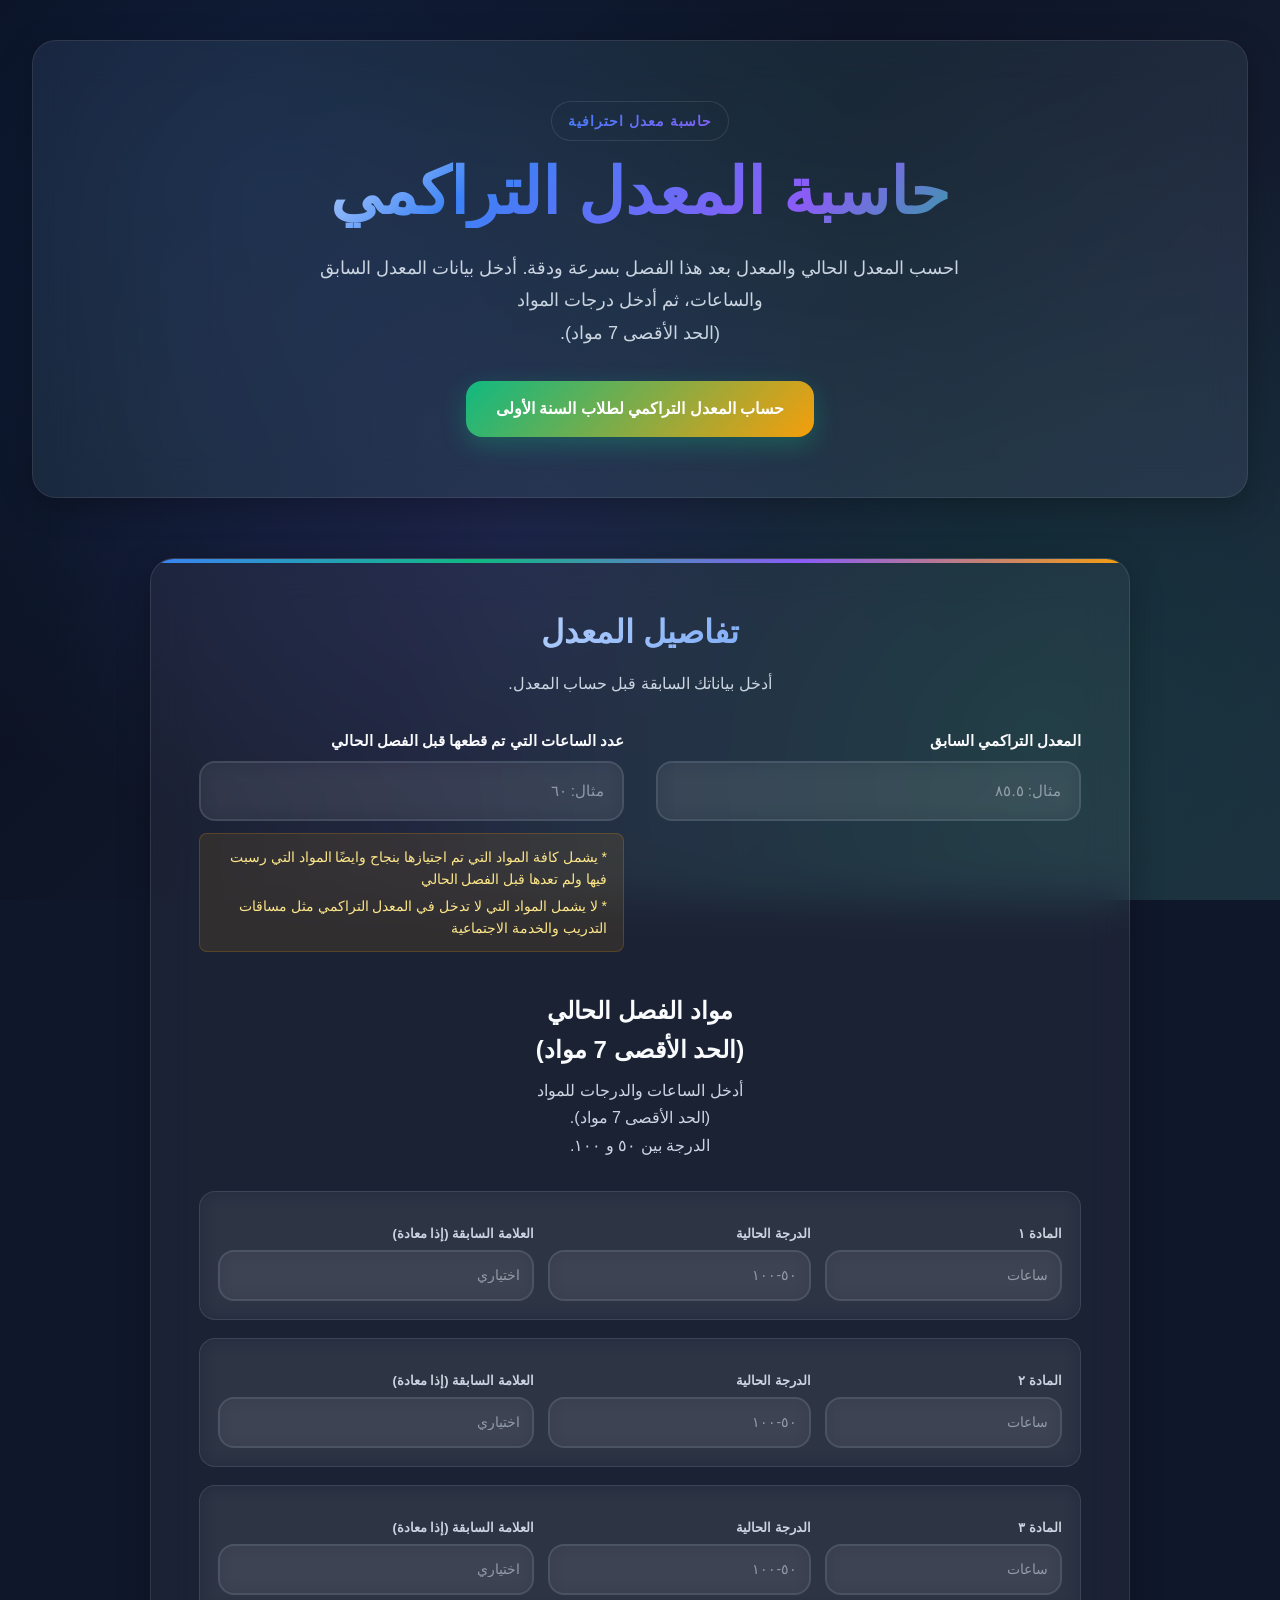
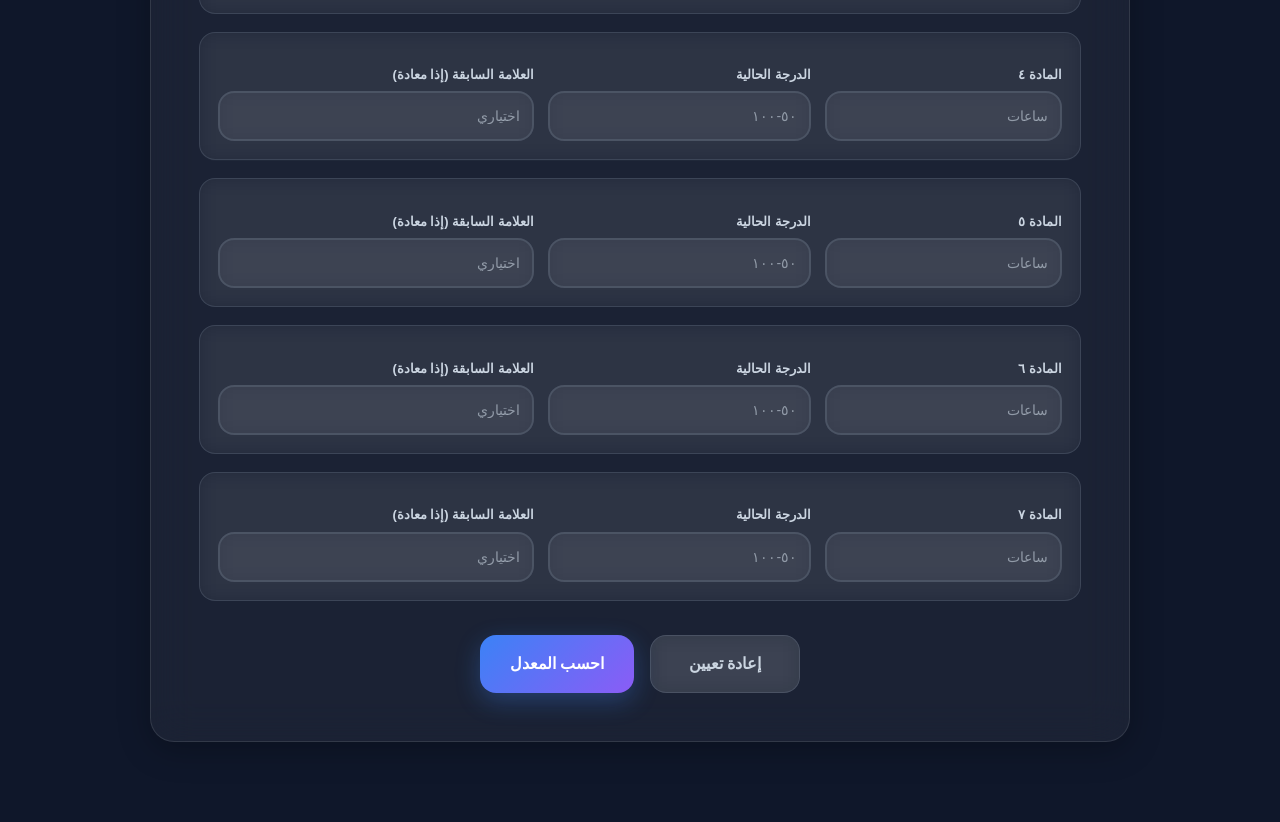
<file: index.html>
<!doctype html>
<html lang="ar" dir="rtl">
  <head>
    <meta charset="UTF-8" />
    <meta name="viewport" content="width=device-width, initial-scale=1.0" />
    <title>حاسبة المعدل التراكمي</title>
    <link rel="stylesheet" href="css/style.css" />
  </head>
  <body>
    <div class="page-shell">
      <div class="hero-panel">
        <div class="hero-copy">
          <span class="eyebrow">حاسبة معدل احترافية</span>
          <h1>حاسبة المعدل التراكمي</h1>
          <p>
            احسب المعدل الحالي والمعدل بعد هذا الفصل بسرعة ودقة. أدخل بيانات
            المعدل السابق والساعات، ثم أدخل درجات المواد<br />
            (الحد الأقصى 7 مواد).
          </p>
          <a href="first-year-calculator.html" class="btn btn-secondary"
            >حساب المعدل التراكمي لطلاب السنة الأولى</a
          >
        </div>
      </div>

      <main class="calculator-shell">
        <section class="calculator-card">
          <div class="section-header">
            <div>
              <h2>تفاصيل المعدل</h2>
              <p>أدخل بياناتك السابقة قبل حساب المعدل.</p>
            </div>
          </div>

          <div class="field-grid">
            <div class="field-group">
              <label for="previous-gpa">المعدل التراكمي السابق</label>
              <input
                id="previous-gpa"
                type="number"
                class="input-control"
                step="0.01"
                min="0"
                max="100"
                placeholder="مثال: ٨٥.٥"
              />
            </div>

            <div class="field-group">
              <label for="previous-hours"
                >عدد الساعات التي تم قطعها قبل الفصل الحالي</label
              >
              <input
                id="previous-hours"
                type="number"
                class="input-control"
                step="1"
                min="0"
                placeholder="مثال: ٦٠"
              />
              <div class="field-note">
                <p>
                  * يشمل كافة المواد التي تم اجتيازها بنجاح وايضًا المواد التي
                  رسبت فيها ولم تعدها قبل الفصل الحالي
                </p>
                <p>
                  * لا يشمل المواد التي لا تدخل في المعدل التراكمي مثل مساقات
                  التدريب والخدمة الاجتماعية
                </p>
              </div>
            </div>
          </div>

          <div class="section-header compact">
            <div>
              <h3>
                مواد الفصل الحالي<br />
                (الحد الأقصى 7 مواد)
              </h3>
              <p>
                أدخل الساعات والدرجات للمواد<br />
                (الحد الأقصى 7 مواد).<br />
                الدرجة بين ٥٠ و ١٠٠.
              </p>
            </div>
          </div>

          <div id="course-list" class="course-list" aria-live="polite">
            <!-- 7 fixed courses -->
            <div class="course-row">
              <div class="course-cell">
                <label>المادة ١</label>
                <input
                  type="number"
                  class="input-control course-hours"
                  step="1"
                  min="1"
                  placeholder="ساعات"
                />
              </div>
              <div class="course-cell">
                <label>الدرجة الحالية</label>
                <input
                  type="number"
                  class="input-control course-grade"
                  min="50"
                  max="100"
                  step="1"
                  placeholder="٥٠-١٠٠"
                />
              </div>
              <div class="course-cell">
                <label>العلامة السابقة (إذا معادة)</label>
                <input
                  type="number"
                  class="input-control course-prev-grade"
                  min="0"
                  max="100"
                  step="1"
                  placeholder="اختياري"
                />
              </div>
            </div>
            <div class="course-row">
              <div class="course-cell">
                <label>المادة ٢</label>
                <input
                  type="number"
                  class="input-control course-hours"
                  step="1"
                  min="1"
                  placeholder="ساعات"
                />
              </div>
              <div class="course-cell">
                <label>الدرجة الحالية</label>
                <input
                  type="number"
                  class="input-control course-grade"
                  min="50"
                  max="100"
                  step="1"
                  placeholder="٥٠-١٠٠"
                />
              </div>
              <div class="course-cell">
                <label>العلامة السابقة (إذا معادة)</label>
                <input
                  type="number"
                  class="input-control course-prev-grade"
                  min="0"
                  max="100"
                  step="1"
                  placeholder="اختياري"
                />
              </div>
            </div>
            <div class="course-row">
              <div class="course-cell">
                <label>المادة ٣</label>
                <input
                  type="number"
                  class="input-control course-hours"
                  step="1"
                  min="1"
                  placeholder="ساعات"
                />
              </div>
              <div class="course-cell">
                <label>الدرجة الحالية</label>
                <input
                  type="number"
                  class="input-control course-grade"
                  min="50"
                  max="100"
                  step="1"
                  placeholder="٥٠-١٠٠"
                />
              </div>
              <div class="course-cell">
                <label>العلامة السابقة (إذا معادة)</label>
                <input
                  type="number"
                  class="input-control course-prev-grade"
                  min="0"
                  max="100"
                  step="1"
                  placeholder="اختياري"
                />
              </div>
            </div>
            <div class="course-row">
              <div class="course-cell">
                <label>المادة ٤</label>
                <input
                  type="number"
                  class="input-control course-hours"
                  step="1"
                  min="1"
                  placeholder="ساعات"
                />
              </div>
              <div class="course-cell">
                <label>الدرجة الحالية</label>
                <input
                  type="number"
                  class="input-control course-grade"
                  min="50"
                  max="100"
                  step="1"
                  placeholder="٥٠-١٠٠"
                />
              </div>
              <div class="course-cell">
                <label>العلامة السابقة (إذا معادة)</label>
                <input
                  type="number"
                  class="input-control course-prev-grade"
                  min="0"
                  max="100"
                  step="1"
                  placeholder="اختياري"
                />
              </div>
            </div>
            <div class="course-row">
              <div class="course-cell">
                <label>المادة ٥</label>
                <input
                  type="number"
                  class="input-control course-hours"
                  step="1"
                  min="1"
                  placeholder="ساعات"
                />
              </div>
              <div class="course-cell">
                <label>الدرجة الحالية</label>
                <input
                  type="number"
                  class="input-control course-grade"
                  min="50"
                  max="100"
                  step="1"
                  placeholder="٥٠-١٠٠"
                />
              </div>
              <div class="course-cell">
                <label>العلامة السابقة (إذا معادة)</label>
                <input
                  type="number"
                  class="input-control course-prev-grade"
                  min="0"
                  max="100"
                  step="1"
                  placeholder="اختياري"
                />
              </div>
            </div>
            <div class="course-row">
              <div class="course-cell">
                <label>المادة ٦</label>
                <input
                  type="number"
                  class="input-control course-hours"
                  step="1"
                  min="1"
                  placeholder="ساعات"
                />
              </div>
              <div class="course-cell">
                <label>الدرجة الحالية</label>
                <input
                  type="number"
                  class="input-control course-grade"
                  min="50"
                  max="100"
                  step="1"
                  placeholder="٥٠-١٠٠"
                />
              </div>
              <div class="course-cell">
                <label>العلامة السابقة (إذا معادة)</label>
                <input
                  type="number"
                  class="input-control course-prev-grade"
                  min="0"
                  max="100"
                  step="1"
                  placeholder="اختياري"
                />
              </div>
            </div>
            <div class="course-row">
              <div class="course-cell">
                <label>المادة ٧</label>
                <input
                  type="number"
                  class="input-control course-hours"
                  step="1"
                  min="1"
                  placeholder="ساعات"
                />
              </div>
              <div class="course-cell">
                <label>الدرجة الحالية</label>
                <input
                  type="number"
                  class="input-control course-grade"
                  min="50"
                  max="100"
                  step="1"
                  placeholder="٥٠-١٠٠"
                />
              </div>
              <div class="course-cell">
                <label>العلامة السابقة (إذا معادة)</label>
                <input
                  type="number"
                  class="input-control course-prev-grade"
                  min="0"
                  max="100"
                  step="1"
                  placeholder="اختياري"
                />
              </div>
            </div>
          </div>

          <div id="form-error" class="form-error hidden" role="alert"></div>

          <div class="actions-bar">
            <button id="reset-btn" class="btn btn-muted">إعادة تعيين</button>
            <button id="calculate-btn" class="btn btn-primary">
              احسب المعدل
            </button>
          </div>
        </section>
      </main>

      <!-- Modal -->
      <div id="result-modal" class="modal-overlay hidden">
        <div class="modal-content">
          <div class="modal-header">
            <h2>نتائج الحساب</h2>
            <button id="close-modal" class="modal-close">&times;</button>
          </div>
          <div class="modal-body">
            <section class="result-section">
              <h3>معدل الفصل الحالي</h3>
              <div class="result-item">
                <span>المعدل</span>
                <strong id="modal-semester-gpa">-</strong>
                <span id="modal-semester-emoji"></span>
              </div>
              <div class="result-item">
                <span>عدد ساعات الفصل المسجلة</span>
                <strong id="modal-registered-hours">-</strong>
              </div>
              <div class="result-item">
                <span>عدد ساعات الفصل المنجزة</span>
                <strong id="modal-completed-hours">-</strong>
              </div>
            </section>
            <section class="result-section">
              <h3>المعدل التراكمي الجديد</h3>
              <div class="result-item">
                <span>المعدل التراكمي</span>
                <strong id="modal-cumulative-gpa">-</strong>
                <span id="modal-cumulative-emoji"></span>
              </div>
              <div class="result-item">
                <span>عدد الساعات الكلية المنجزة</span>
                <strong id="modal-total-completed-hours">-</strong>
              </div>
            </section>
          </div>
        </div>
      </div>
    </div>

    <script src="js/script.js"></script>
  </body>
</html>
</file>
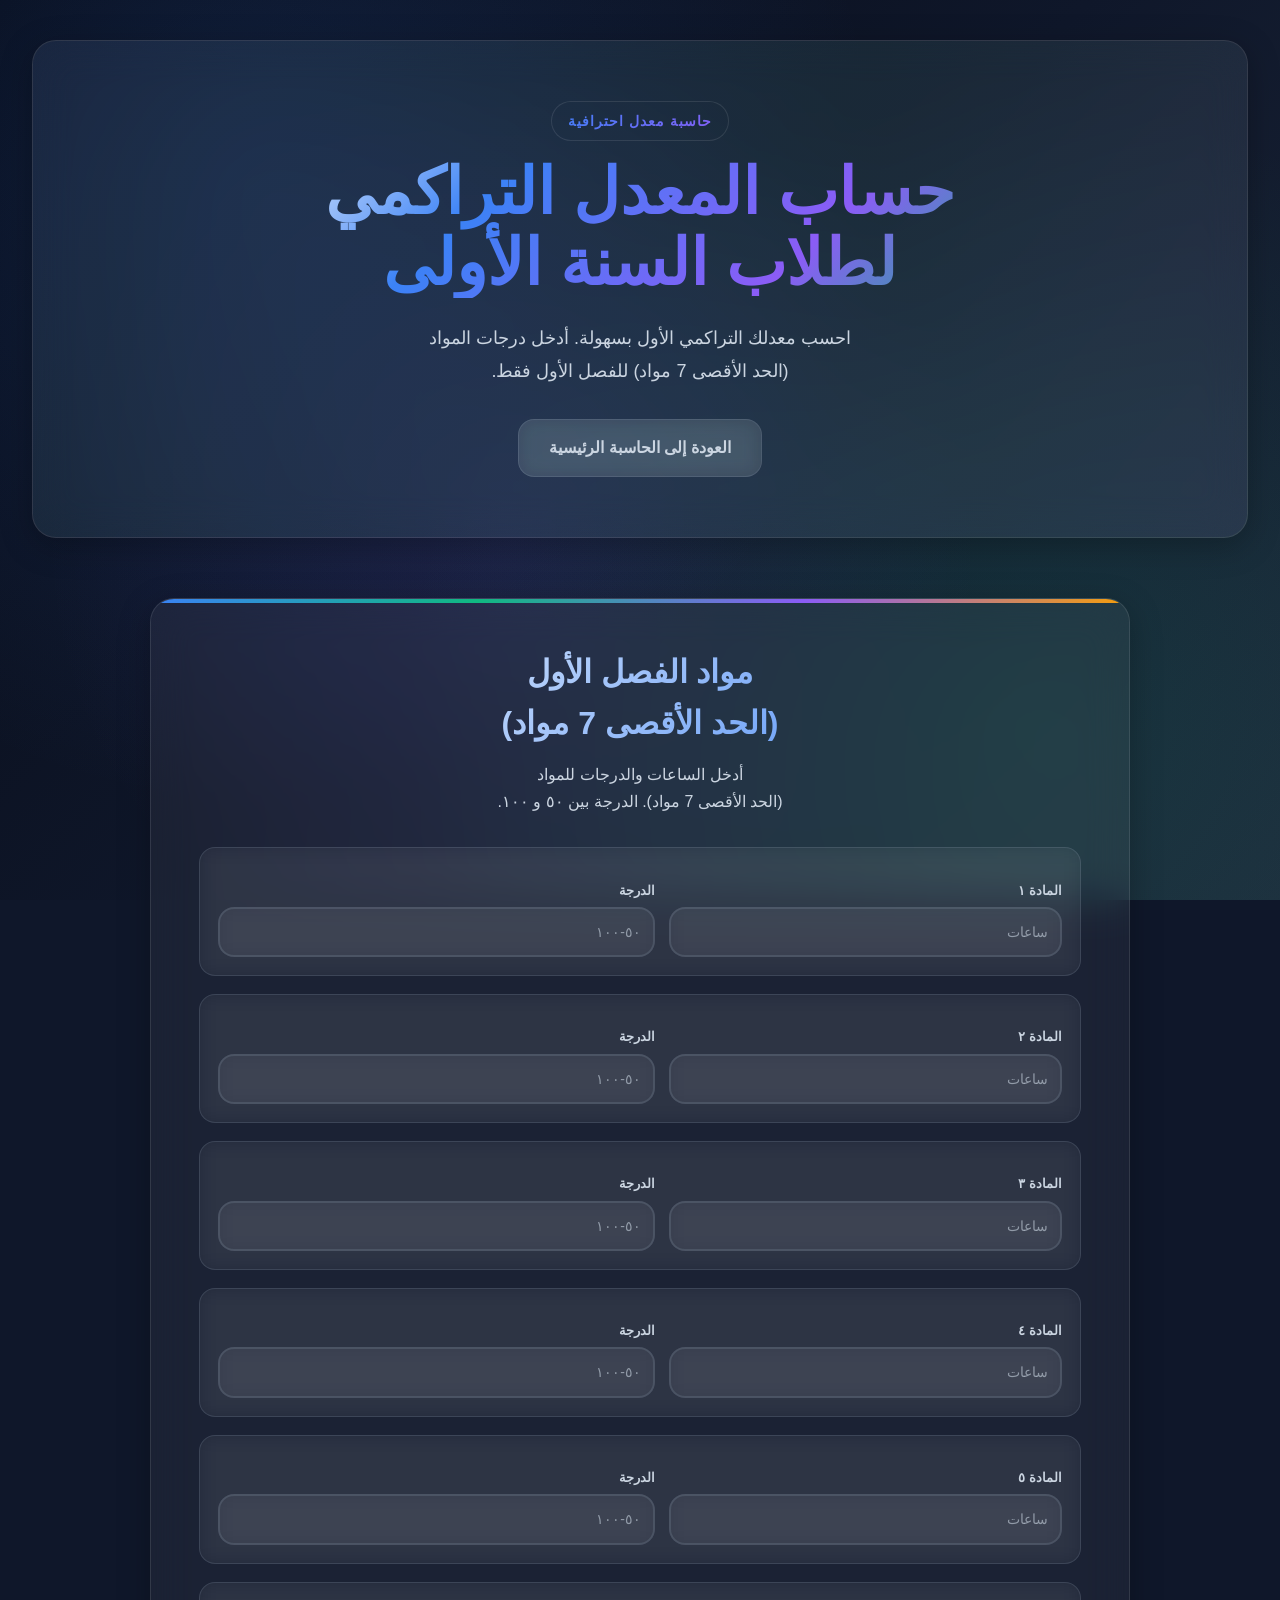
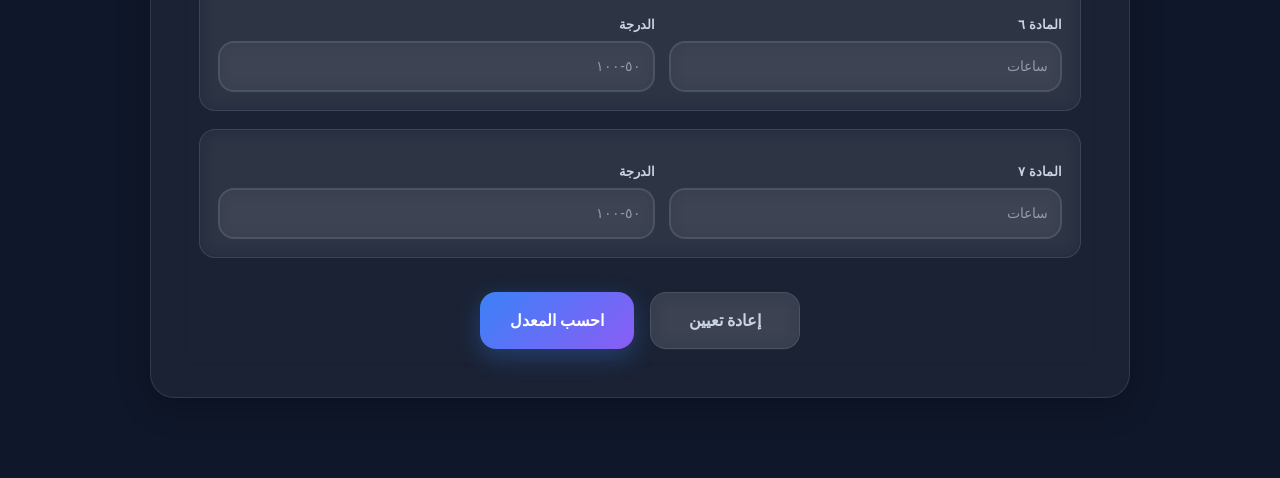
<file: first-year-calculator.html>
<!doctype html>
<html lang="ar" dir="rtl">
  <head>
    <meta charset="UTF-8" />
    <meta name="viewport" content="width=device-width, initial-scale=1.0" />
    <title>حساب المعدل التراكمي لطلاب السنة الأولى</title>
    <link rel="stylesheet" href="css/style.css" />
  </head>
  <body>
    <div class="page-shell">
      <div class="hero-panel">
        <div class="hero-copy">
          <span class="eyebrow">حاسبة معدل احترافية</span>
          <h1>حساب المعدل التراكمي لطلاب السنة الأولى</h1>
          <p>
            احسب معدلك التراكمي الأول بسهولة. أدخل درجات المواد<br />
            (الحد الأقصى 7 مواد) للفصل الأول فقط.
          </p>
          <a href="index.html" class="btn btn-muted"
            >العودة إلى الحاسبة الرئيسية</a
          >
        </div>
      </div>

      <main class="calculator-shell">
        <section class="calculator-card">
          <div class="section-header">
            <div>
              <h2>مواد الفصل الأول <br />(الحد الأقصى 7 مواد)</h2>
              <p>
                أدخل الساعات والدرجات للمواد<br />
                (الحد الأقصى 7 مواد). الدرجة بين ٥٠ و ١٠٠.
              </p>
            </div>
          </div>

          <div id="course-list" class="course-list" aria-live="polite">
            <!-- 7 fixed courses -->
            <div class="course-row">
              <div class="course-cell">
                <label>المادة ١</label>
                <input
                  type="number"
                  class="input-control course-hours"
                  step="1"
                  min="1"
                  placeholder="ساعات"
                />
              </div>
              <div class="course-cell">
                <label>الدرجة</label>
                <input
                  type="number"
                  class="input-control course-grade"
                  min="50"
                  max="100"
                  step="1"
                  placeholder="٥٠-١٠٠"
                />
              </div>
            </div>
            <div class="course-row">
              <div class="course-cell">
                <label>المادة ٢</label>
                <input
                  type="number"
                  class="input-control course-hours"
                  step="1"
                  min="1"
                  placeholder="ساعات"
                />
              </div>
              <div class="course-cell">
                <label>الدرجة</label>
                <input
                  type="number"
                  class="input-control course-grade"
                  min="50"
                  max="100"
                  step="1"
                  placeholder="٥٠-١٠٠"
                />
              </div>
            </div>
            <div class="course-row">
              <div class="course-cell">
                <label>المادة ٣</label>
                <input
                  type="number"
                  class="input-control course-hours"
                  step="1"
                  min="1"
                  placeholder="ساعات"
                />
              </div>
              <div class="course-cell">
                <label>الدرجة</label>
                <input
                  type="number"
                  class="input-control course-grade"
                  min="50"
                  max="100"
                  step="1"
                  placeholder="٥٠-١٠٠"
                />
              </div>
            </div>
            <div class="course-row">
              <div class="course-cell">
                <label>المادة ٤</label>
                <input
                  type="number"
                  class="input-control course-hours"
                  step="1"
                  min="1"
                  placeholder="ساعات"
                />
              </div>
              <div class="course-cell">
                <label>الدرجة</label>
                <input
                  type="number"
                  class="input-control course-grade"
                  min="50"
                  max="100"
                  step="1"
                  placeholder="٥٠-١٠٠"
                />
              </div>
            </div>
            <div class="course-row">
              <div class="course-cell">
                <label>المادة ٥</label>
                <input
                  type="number"
                  class="input-control course-hours"
                  step="1"
                  min="1"
                  placeholder="ساعات"
                />
              </div>
              <div class="course-cell">
                <label>الدرجة</label>
                <input
                  type="number"
                  class="input-control course-grade"
                  min="50"
                  max="100"
                  step="1"
                  placeholder="٥٠-١٠٠"
                />
              </div>
            </div>
            <div class="course-row">
              <div class="course-cell">
                <label>المادة ٦</label>
                <input
                  type="number"
                  class="input-control course-hours"
                  step="1"
                  min="1"
                  placeholder="ساعات"
                />
              </div>
              <div class="course-cell">
                <label>الدرجة</label>
                <input
                  type="number"
                  class="input-control course-grade"
                  min="50"
                  max="100"
                  step="1"
                  placeholder="٥٠-١٠٠"
                />
              </div>
            </div>
            <div class="course-row">
              <div class="course-cell">
                <label>المادة ٧</label>
                <input
                  type="number"
                  class="input-control course-hours"
                  step="1"
                  min="1"
                  placeholder="ساعات"
                />
              </div>
              <div class="course-cell">
                <label>الدرجة</label>
                <input
                  type="number"
                  class="input-control course-grade"
                  min="50"
                  max="100"
                  step="1"
                  placeholder="٥٠-١٠٠"
                />
              </div>
            </div>
          </div>

          <div id="form-error" class="form-error hidden" role="alert"></div>

          <div class="actions-bar">
            <button id="reset-btn" class="btn btn-muted">إعادة تعيين</button>
            <button id="calculate-btn" class="btn btn-primary">
              احسب المعدل
            </button>
          </div>
        </section>
      </main>

      <!-- Modal -->
      <div id="result-modal" class="modal-overlay hidden">
        <div class="modal-content">
          <div class="modal-header">
            <h2>نتائج الحساب</h2>
            <button id="close-modal" class="modal-close">&times;</button>
          </div>
          <div class="modal-body">
            <section class="result-section">
              <h3>معدل الفصل الأول</h3>
              <div class="result-item">
                <span>المعدل</span>
                <strong id="modal-semester-gpa">-</strong>
                <span id="modal-semester-emoji"></span>
              </div>
              <div class="result-item">
                <span>عدد ساعات الفصل المسجلة</span>
                <strong id="modal-registered-hours">-</strong>
              </div>
              <div class="result-item">
                <span>عدد ساعات الفصل المنجزة</span>
                <strong id="modal-completed-hours">-</strong>
              </div>
            </section>
            <section class="result-section">
              <h3>المعدل التراكمي الأول</h3>
              <div class="result-item">
                <span>المعدل التراكمي</span>
                <strong id="modal-cumulative-gpa">-</strong>
                <span id="modal-cumulative-emoji"></span>
              </div>
              <div class="result-item">
                <span>عدد الساعات الكلية المنجزة</span>
                <strong id="modal-total-completed-hours">-</strong>
              </div>
            </section>
          </div>
        </div>
      </div>
    </div>

    <script src="js/first-year.js"></script>
  </body>
</html>
</file>
<file: css/style.css>
:root {
  --primary-blue: #3b82f6;
  --secondary-green: #10b981;
  --accent-purple: #8b5cf6;
  --warm-orange: #f59e0b;
  --dark-bg: #0f172a;
  --darker-bg: #070b17;
  --card-bg: rgba(15, 23, 42, 0.95);
  --border-color: rgba(148, 163, 184, 0.2);
  --text-primary: #f8fafc;
  --text-secondary: #cbd5e1;
  --text-muted: #94a3b8;
  --error-bg: rgba(248, 113, 113, 0.1);
  --error-border: rgba(248, 113, 113, 0.3);
  --error-text: #fecaca;
  --glass-bg: rgba(255, 255, 255, 0.05);
  --glass-border: rgba(255, 255, 255, 0.1);
  --shadow-soft: 0 4px 20px rgba(0, 0, 0, 0.15);
  --shadow-strong: 0 8px 32px rgba(0, 0, 0, 0.25);
  --shadow-glow: 0 0 20px rgba(59, 130, 246, 0.3);
  --radius-sm: 8px;
  --radius-md: 16px;
  --radius-lg: 24px;
  --transition: all 0.3s cubic-bezier(0.4, 0, 0.2, 1);

  color-scheme: dark;
  font-family: "Segoe UI", Tahoma, Geneva, Verdana, sans-serif;
  background: var(--dark-bg);
  color: var(--text-primary);
  text-rendering: optimizeLegibility;
  line-height: 1.6;
}

* {
  box-sizing: border-box;
}

html,
body {
  margin: 0;
  min-height: 100%;
  scroll-behavior: smooth;
}

body {
  direction: rtl;
  background:
    radial-gradient(circle at 20% 20%, rgba(59, 130, 246, 0.15), transparent 50%),
    radial-gradient(circle at 80% 80%, rgba(16, 185, 129, 0.12), transparent 50%),
    radial-gradient(circle at 40% 60%, rgba(139, 92, 246, 0.1), transparent 50%),
    linear-gradient(135deg, var(--darker-bg) 0%, var(--dark-bg) 50%, #1e293b 100%);
  background-attachment: fixed;
  position: relative;
}

body::before {
  content: "";
  position: fixed;
  inset: 0;
  background:
    radial-gradient(circle at 30% 30%, rgba(245, 158, 11, 0.05), transparent 40%),
    radial-gradient(circle at 70% 70%, rgba(139, 92, 246, 0.05), transparent 40%);
  pointer-events: none;
  z-index: -1;
}

button,
input,
select {
  font: inherit;
}

.page-shell {
  max-width: 1400px;
  margin: 0 auto;
  padding: 40px 32px 80px;
  position: relative;
}

.hero-panel {
  background: var(--glass-bg);
  backdrop-filter: blur(20px);
  border: 1px solid var(--glass-border);
  border-radius: var(--radius-lg);
  padding: 60px 40px;
  margin-bottom: 60px;
  position: relative;
  overflow: hidden;
  box-shadow: var(--shadow-strong);
}

.hero-panel::before {
  content: "";
  position: absolute;
  inset: 0;
  background: linear-gradient(
    135deg,
    rgba(59, 130, 246, 0.1) 0%,
    rgba(16, 185, 129, 0.1) 50%,
    rgba(139, 92, 246, 0.1) 100%
  );
  opacity: 0.5;
  z-index: -1;
}

.hero-copy {
  text-align: center;
  max-width: 800px;
  margin: 0 auto;
  position: relative;
}

.eyebrow {
  display: inline-block;
  background: linear-gradient(135deg, var(--primary-blue), var(--accent-purple));
  -webkit-background-clip: text;
  -webkit-text-fill-color: transparent;
  background-clip: text;
  font-size: 14px;
  font-weight: 700;
  letter-spacing: 1px;
  margin-bottom: 16px;
  padding: 8px 16px;
  border-radius: 20px;
  border: 1px solid var(--glass-border);
}

.hero-copy h1 {
  font-size: clamp(2.2rem, 5vw, 4rem);
  font-weight: 800;
  margin: 0 0 24px;
  background: linear-gradient(
    135deg,
    var(--text-primary) 0%,
    var(--primary-blue) 30%,
    var(--accent-purple) 70%,
    var(--secondary-green) 100%
  );
  -webkit-background-clip: text;
  -webkit-text-fill-color: transparent;
  background-clip: text;
  line-height: 1.1;
}

.hero-copy p {
  font-size: 18px;
  color: var(--text-secondary);
  margin: 0 auto 32px;
  max-width: 650px;
  line-height: 1.8;
}

.hero-copy .btn {
  margin: 0;
}

.calculator-shell {
  display: flex;
  justify-content: center;
}

.calculator-card {
  background: var(--glass-bg);
  backdrop-filter: blur(20px);
  border: 1px solid var(--glass-border);
  border-radius: var(--radius-lg);
  padding: 48px;
  width: 100%;
  max-width: 980px;
  box-shadow: var(--shadow-strong);
  position: relative;
  overflow: hidden;
}

.calculator-card::before {
  content: "";
  position: absolute;
  inset: 0 0 auto 0;
  height: 4px;
  background: linear-gradient(
    90deg,
    var(--primary-blue),
    var(--secondary-green),
    var(--accent-purple),
    var(--warm-orange)
  );
}

.section-header {
  margin-bottom: 32px;
  text-align: center;
}

.section-header.compact {
  margin-top: 10px;
}

.section-header h2 {
  font-size: 2rem;
  font-weight: 700;
  margin: 0 0 12px;
  background: linear-gradient(135deg, var(--text-primary), var(--primary-blue));
  -webkit-background-clip: text;
  -webkit-text-fill-color: transparent;
  background-clip: text;
}

.section-header h3 {
  font-size: 1.5rem;
  font-weight: 700;
  margin: 0 0 8px;
  color: var(--text-primary);
}

.section-header p {
  color: var(--text-secondary);
  font-size: 16px;
  margin: 0;
  line-height: 1.7;
}

.field-grid {
  display: grid;
  grid-template-columns: 1fr 1fr;
  gap: 32px;
  margin-bottom: 40px;
}

.field-group {
  position: relative;
}

.field-group label {
  display: block;
  font-weight: 600;
  color: var(--text-primary);
  margin-bottom: 8px;
  font-size: 15px;
}

.input-control {
  width: 100%;
  padding: 16px 18px;
  background: rgba(255, 255, 255, 0.05);
  border: 2px solid var(--border-color);
  border-radius: var(--radius-md);
  color: var(--text-primary);
  font-size: 15px;
  transition: var(--transition);
  backdrop-filter: blur(10px);
  min-width: 0;
}

.input-control::placeholder {
  color: rgba(203, 213, 225, 0.6);
}

.input-control:focus {
  outline: none;
  border-color: var(--primary-blue);
  box-shadow: 0 0 0 3px rgba(59, 130, 246, 0.2);
  background: rgba(255, 255, 255, 0.08);
}

.input-control:hover {
  border-color: rgba(59, 130, 246, 0.45);
}

.field-note {
  margin-top: 12px;
  padding: 12px 16px;
  background: rgba(245, 158, 11, 0.1);
  border: 1px solid rgba(245, 158, 11, 0.2);
  border-radius: var(--radius-sm);
  font-size: 14px;
  color: #fde68a;
}

.field-note p {
  margin: 0 0 4px;
}

.field-note p:last-child {
  margin-bottom: 0;
}

.course-list {
  display: grid;
  gap: 18px;
  margin-bottom: 34px;
}

.course-row {
  display: flex;
  align-items: flex-end;
  gap: 14px;
  flex-wrap: nowrap;
  background: rgba(255, 255, 255, 0.03);
  border: 1px solid var(--border-color);
  border-radius: var(--radius-md);
  padding: 18px;
  backdrop-filter: blur(10px);
  transition: var(--transition);
  position: relative;
  overflow: hidden;
}

.course-row::before {
  content: "";
  position: absolute;
  inset: 0;
  background: linear-gradient(
    135deg,
    rgba(59, 130, 246, 0.05) 0%,
    rgba(16, 185, 129, 0.05) 100%
  );
  opacity: 0;
  transition: var(--transition);
  z-index: -1;
}

.course-row:hover {
  border-color: rgba(59, 130, 246, 0.3);
  box-shadow: var(--shadow-soft);
  transform: translateY(-2px);
}

.course-row:hover::before {
  opacity: 1;
}

.course-cell {
  display: flex;
  flex-direction: column;
  gap: 8px;
  min-width: 0;
  flex: 1 1 0;
}

.course-row .course-cell:first-child {
  flex: 0.9 1 0;
}

.course-row .course-cell:nth-child(2) {
  flex: 1 1 0;
}

.course-row .course-cell:nth-child(3) {
  flex: 1.2 1 0;
}

.course-cell label {
  font-weight: 600;
  color: var(--text-secondary);
  font-size: 13px;
  line-height: 1.25;
  min-height: 2.5em;
  display: flex;
  align-items: flex-end;
  word-break: break-word;
}

.course-cell .input-control {
  padding: 12px 12px;
  font-size: 14px;
}

.form-error {
  margin-top: 24px;
  padding: 18px 20px;
  border-radius: var(--radius-md);
  background: var(--error-bg);
  color: var(--error-text);
  border: 1px solid var(--error-border);
  font-size: 15px;
  font-weight: 500;
  text-align: center;
  backdrop-filter: blur(10px);
  box-shadow: var(--shadow-soft);
}

.actions-bar {
  display: flex;
  justify-content: center;
  gap: 16px;
  margin-top: 32px;
  flex-wrap: wrap;
}

.btn {
  padding: 15px 30px;
  border: none;
  border-radius: var(--radius-md);
  font-size: 16px;
  font-weight: 700;
  cursor: pointer;
  transition: var(--transition);
  position: relative;
  overflow: hidden;
  text-decoration: none;
  display: inline-flex;
  align-items: center;
  justify-content: center;
  min-width: 150px;
}

.btn:active {
  transform: translateY(1px);
}

.btn-primary {
  background: linear-gradient(135deg, var(--primary-blue), var(--accent-purple));
  color: #fff;
  box-shadow: 0 8px 25px rgba(59, 130, 246, 0.3);
}

.btn-primary:hover {
  box-shadow: 0 12px 35px rgba(59, 130, 246, 0.4);
  transform: translateY(-2px);
}

.btn-secondary {
  background: linear-gradient(135deg, var(--secondary-green), var(--warm-orange));
  color: #fff;
  box-shadow: 0 8px 25px rgba(16, 185, 129, 0.3);
}

.btn-secondary:hover {
  box-shadow: 0 12px 35px rgba(16, 185, 129, 0.4);
  transform: translateY(-2px);
}

.btn-muted {
  background: rgba(255, 255, 255, 0.1);
  color: var(--text-secondary);
  border: 1px solid var(--border-color);
  backdrop-filter: blur(10px);
}

.btn-muted:hover {
  background: rgba(255, 255, 255, 0.15);
  color: var(--text-primary);
  border-color: rgba(148, 163, 184, 0.4);
  transform: translateY(-2px);
}

.modal-overlay {
  position: fixed;
  inset: 0;
  background: rgba(0, 0, 0, 0.6);
  backdrop-filter: blur(8px);
  display: flex;
  align-items: center;
  justify-content: center;
  z-index: 1000;
}

.modal-content {
  background: var(--glass-bg);
  backdrop-filter: blur(20px);
  border: 1px solid var(--glass-border);
  border-radius: var(--radius-lg);
  max-width: 600px;
  width: 92%;
  max-height: 90vh;
  overflow-y: auto;
  box-shadow: var(--shadow-strong);
}

.modal-header {
  display: flex;
  justify-content: space-between;
  align-items: center;
  padding: 30px 30px 22px;
  border-bottom: 1px solid var(--border-color);
}

.modal-header h2 {
  margin: 0;
  font-size: 1.75rem;
  font-weight: 700;
  background: linear-gradient(135deg, var(--text-primary), var(--primary-blue));
  -webkit-background-clip: text;
  -webkit-text-fill-color: transparent;
  background-clip: text;
}

.modal-close {
  background: none;
  border: none;
  font-size: 24px;
  color: var(--text-muted);
  cursor: pointer;
  padding: 6px;
  border-radius: 50%;
  transition: var(--transition);
  width: 40px;
  height: 40px;
  display: flex;
  align-items: center;
  justify-content: center;
}

.modal-close:hover {
  background: rgba(255, 255, 255, 0.1);
  color: var(--text-primary);
}

.modal-body {
  padding: 30px;
}

.result-section {
  margin-bottom: 26px;
}

.result-section:last-child {
  margin-bottom: 0;
}

.result-section h3 {
  font-size: 1.2rem;
  font-weight: 700;
  margin: 0 0 16px;
  color: var(--text-primary);
  position: relative;
  padding-bottom: 8px;
}

.result-section h3::after {
  content: "";
  position: absolute;
  bottom: 0;
  right: 0;
  width: 60px;
  height: 3px;
  background: linear-gradient(90deg, var(--primary-blue), var(--secondary-green));
  border-radius: 2px;
}

.result-item {
  display: flex;
  justify-content: space-between;
  align-items: center;
  gap: 10px;
  padding: 14px 16px;
  background: rgba(255, 255, 255, 0.03);
  border: 1px solid var(--border-color);
  border-radius: var(--radius-md);
  margin-bottom: 10px;
  backdrop-filter: blur(10px);
  transition: var(--transition);
}

.result-item:hover {
  background: rgba(255, 255, 255, 0.06);
  border-color: rgba(59, 130, 246, 0.3);
}

.result-item:last-child {
  margin-bottom: 0;
}

.result-item span:first-child {
  color: var(--text-secondary);
  font-size: 15px;
}

.result-item strong {
  color: var(--text-primary);
  font-size: 18px;
  font-weight: 700;
}

.result-item span:last-child {
  font-size: 20px;
  margin-right: 4px;
}

.hidden {
  display: none !important;
}

@media (max-width: 1024px) {
  .page-shell {
    padding: 32px 24px 60px;
  }

  .hero-panel {
    padding: 42px 30px;
    margin-bottom: 40px;
  }

  .calculator-card {
    padding: 32px;
    max-width: 100%;
  }

  .field-grid {
    grid-template-columns: 1fr;
    gap: 24px;
  }
}

@media (max-width: 768px) {
  .page-shell {
    padding: 24px 16px 42px;
  }

  .hero-panel {
    padding: 30px 22px;
    margin-bottom: 30px;
  }

  .hero-copy h1 {
    font-size: 2.35rem;
  }

  .hero-copy p {
    font-size: 16px;
  }

  .calculator-card {
    padding: 22px 16px;
  }

  .section-header {
    margin-bottom: 24px;
  }

  .section-header h2 {
    font-size: 1.6rem;
  }

  .section-header h3 {
    font-size: 1.3rem;
  }

  .course-list {
    gap: 12px;
  }

  .course-row {
    gap: 8px;
    padding: 12px 10px;
  }

  .course-cell {
    gap: 6px;
  }

  .course-cell label {
    font-size: 11px;
    min-height: 2.7em;
  }

  .course-cell .input-control {
    padding: 10px 8px;
    font-size: 13px;
    border-radius: 12px;
  }

  .actions-bar {
    flex-direction: column;
    align-items: stretch;
  }

  .btn {
    width: 100%;
    min-width: 0;
  }

  .modal-content {
    width: 95%;
    margin: 12px;
  }

  .modal-header,
  .modal-body {
    padding: 22px 18px;
  }

  .result-item {
    flex-direction: column;
    align-items: flex-start;
  }
}

@media (max-width: 520px) {
  .hero-panel {
    padding: 24px 16px;
  }

  .hero-copy h1 {
    font-size: 1.95rem;
  }

  .calculator-card {
    padding: 18px 12px;
  }

  .field-grid {
    gap: 18px;
  }

  .field-group label {
    font-size: 14px;
  }

  .input-control {
    padding: 13px 14px;
    font-size: 14px;
  }

  .course-row {
    gap: 6px;
    padding: 10px 8px;
  }

  .course-cell label {
    font-size: 10px;
    min-height: 2.8em;
  }

  .course-cell .input-control {
    padding: 9px 6px;
    font-size: 12px;
  }

  .course-row .course-cell:first-child {
    flex: 0.8 1 0;
  }

  .course-row .course-cell:nth-child(2) {
    flex: 1 1 0;
  }

  .course-row .course-cell:nth-child(3) {
    flex: 1.1 1 0;
  }

  .btn {
    padding: 14px 18px;
    font-size: 15px;
  }

  .modal-header,
  .modal-body {
    padding: 18px 16px;
  }

  .result-section h3 {
    font-size: 1.05rem;
  }

  .result-item {
    padding: 12px 14px;
  }

  .result-item strong {
    font-size: 16px;
  }
}

@media (prefers-reduced-motion: reduce) {
  *,
  *::before,
  *::after {
    animation-duration: 0.01ms !important;
    animation-iteration-count: 1 !important;
    transition-duration: 0.01ms !important;
  }
}

.btn:focus,
.input-control:focus,
.modal-close:focus {
  outline: 2px solid var(--primary-blue);
  outline-offset: 2px;
}
</file>
